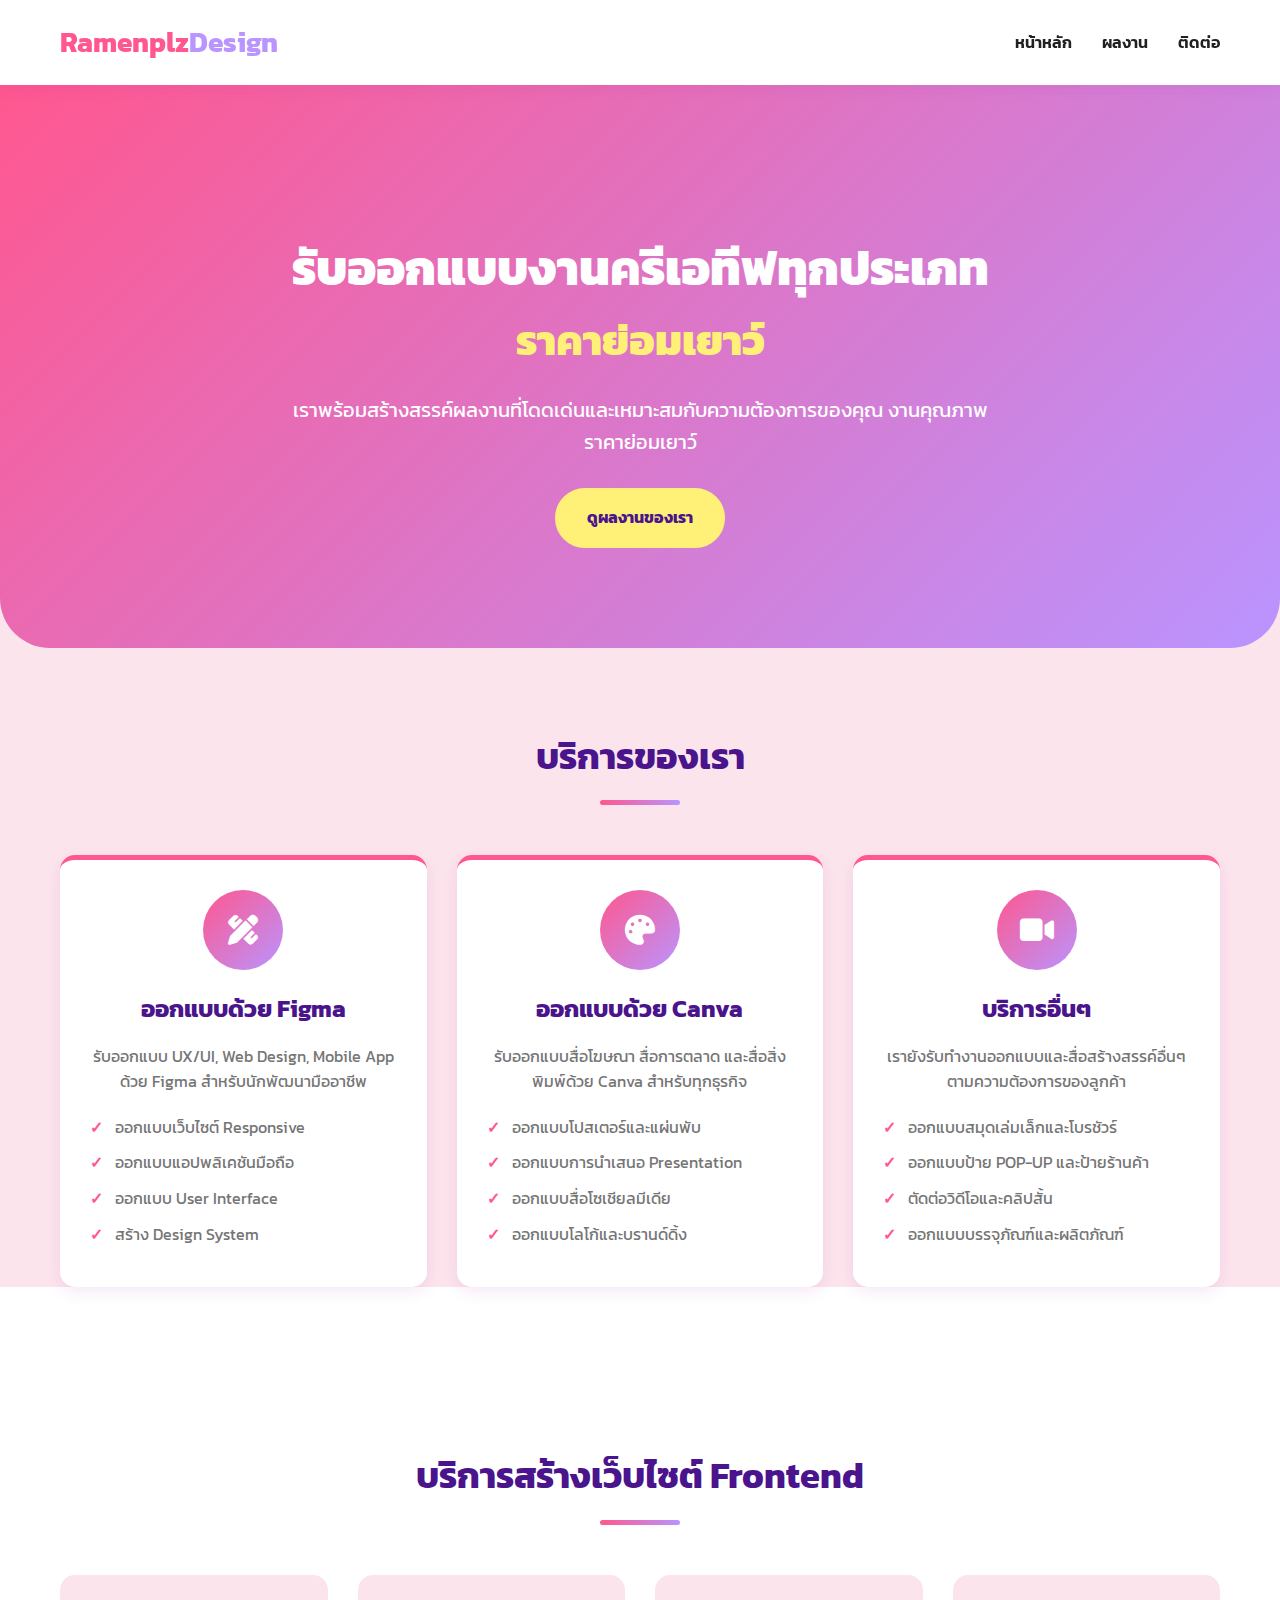
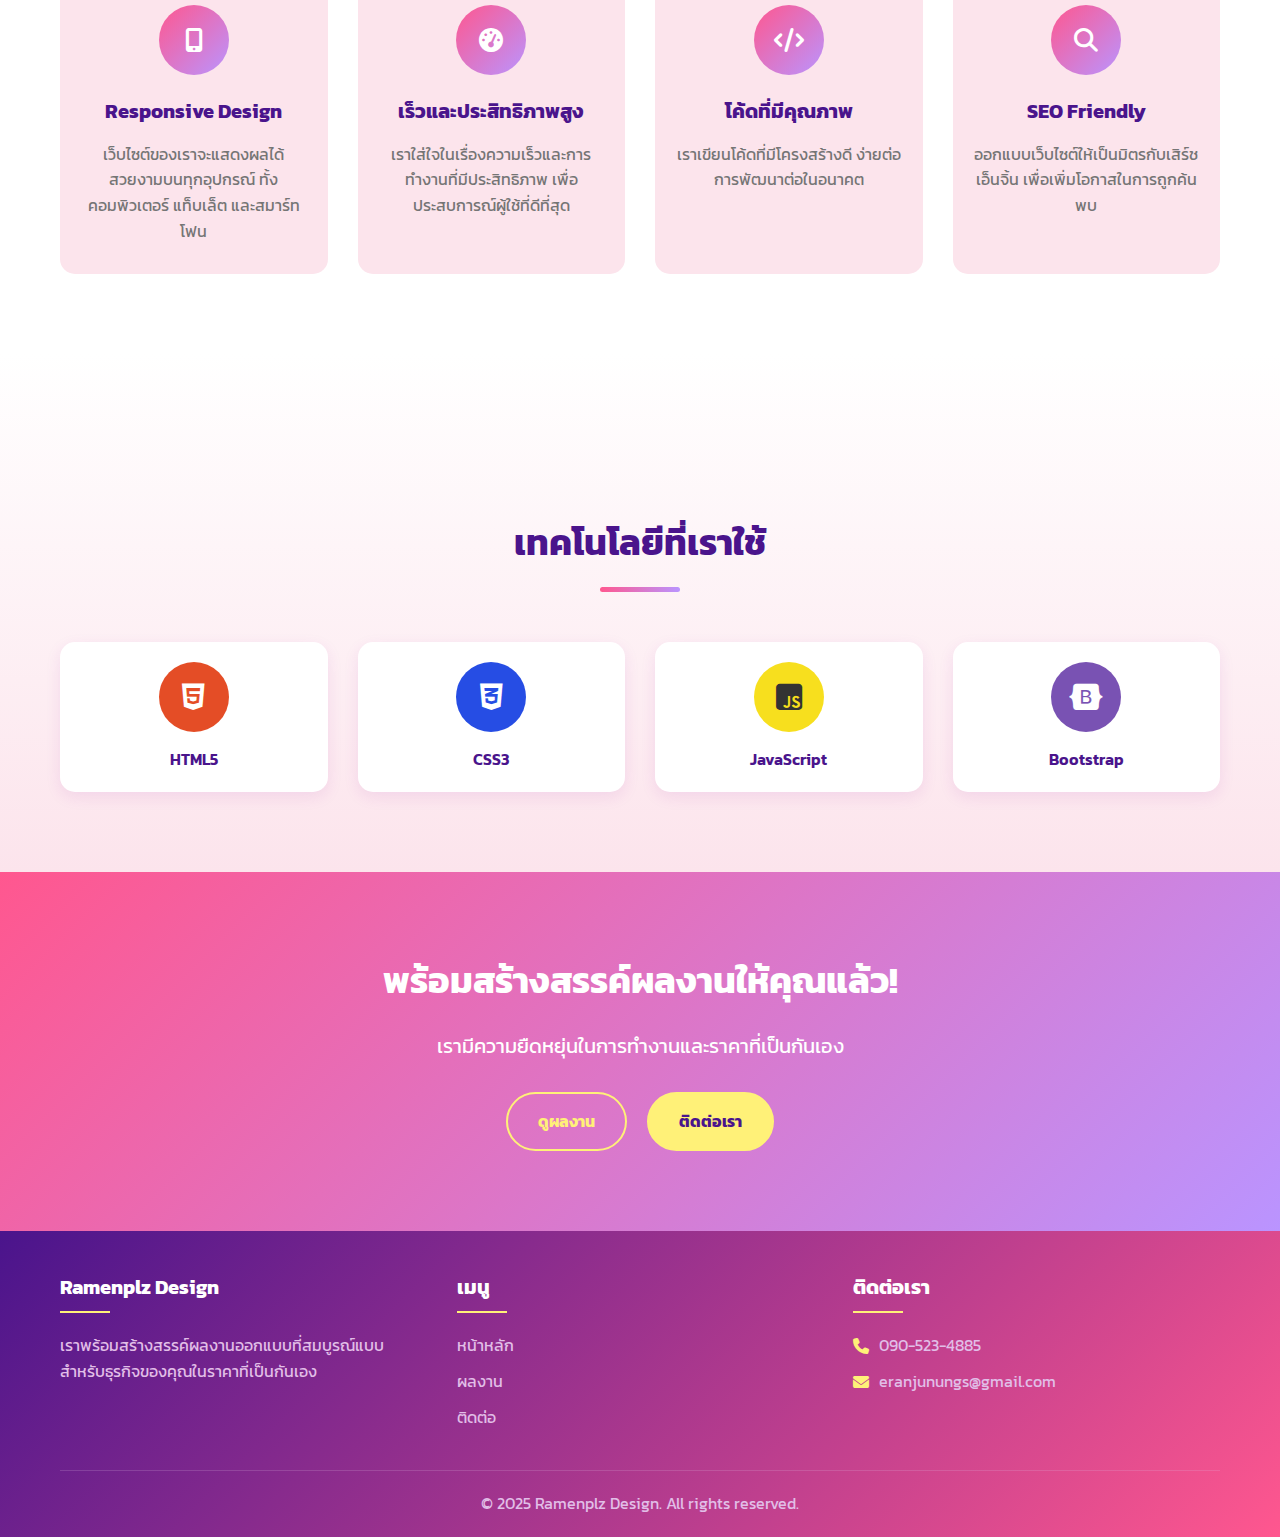
<file: index.html>
<!DOCTYPE html>
<html lang="th">

<head>
    <meta charset="UTF-8">
    <meta name="viewport" content="width=device-width, initial-scale=1.0">
    <title>Ramenplz Design - รับออกแบบงานทุกประเภท ราคาย่อมเยาว์</title>
    <link rel="stylesheet" href="https://cdnjs.cloudflare.com/ajax/libs/font-awesome/6.4.0/css/all.min.css">
    <link rel="stylesheet" href="style.css">
    <link href="https://fonts.googleapis.com/css2?family=Kanit:wght@300;400;500;600;700&display=swap" rel="stylesheet">
</head>

<body>
    <!-- Header & Navigation -->
    <header>
        <div class="container">
            <nav>
                <div class="logo">Ramenplz<span>Design</span></div>
                <ul class="nav-links">
                    <li><a href="index.html">หน้าหลัก</a></li>
                    <li><a href="portfolio.html">ผลงาน</a></li>
                    <li><a href="contact.html">ติดต่อ</a></li>
                </ul>
                <div class="hamburger">
                    <i class="fas fa-bars"></i>
                </div>
            </nav>
        </div>
    </header>

    <!-- Hero Section -->
    <section class="hero">
        <div class="container">
            <h1>รับออกแบบงานครีเอทีฟทุกประเภท <span>ราคาย่อมเยาว์</span></h1>
            <p>เราพร้อมสร้างสรรค์ผลงานที่โดดเด่นและเหมาะสมกับความต้องการของคุณ งานคุณภาพ ราคาย่อมเยาว์</p>
            <a href="portfolio.html" class="btn">ดูผลงานของเรา</a>
        </div>
    </section>

    <!-- Services Section -->
    <section class="services">
        <div class="container">
            <h2 class="section-title">บริการของเรา</h2>
            <div class="services-grid">
                <div class="service-card">
                    <div class="service-icon">
                        <i class="fas fa-pencil-ruler"></i>
                    </div>
                    <h3>ออกแบบด้วย Figma</h3>
                    <p>รับออกแบบ UX/UI, Web Design, Mobile App ด้วย Figma สำหรับนักพัฒนามืออาชีพ</p>
                    <ul>
                        <li>ออกแบบเว็บไซต์ Responsive</li>
                        <li>ออกแบบแอปพลิเคชันมือถือ</li>
                        <li>ออกแบบ User Interface</li>
                        <li>สร้าง Design System</li>
                    </ul>
                </div>

                <div class="service-card">
                    <div class="service-icon">
                        <i class="fas fa-palette"></i>
                    </div>
                    <h3>ออกแบบด้วย Canva</h3>
                    <p>รับออกแบบสื่อโฆษณา สื่อการตลาด และสื่อสิ่งพิมพ์ด้วย Canva สำหรับทุกธุรกิจ</p>
                    <ul>
                        <li>ออกแบบโปสเตอร์และแผ่นพับ</li>
                        <li>ออกแบบการนำเสนอ Presentation</li>
                        <li>ออกแบบสื่อโซเชียลมีเดีย</li>
                        <li>ออกแบบโลโก้และบรานด์ดิ้ง</li>
                    </ul>
                </div>

                <div class="service-card">
                    <div class="service-icon">
                        <i class="fas fa-video"></i>
                    </div>
                    <h3>บริการอื่นๆ</h3>
                    <p>เรายังรับทำงานออกแบบและสื่อสร้างสรรค์อื่นๆ ตามความต้องการของลูกค้า</p>
                    <ul>
                        <li>ออกแบบสมุดเล่มเล็กและโบรชัวร์</li>
                        <li>ออกแบบป้าย POP-UP และป้ายร้านค้า</li>
                        <li>ตัดต่อวิดีโอและคลิปสั้น</li>
                        <li>ออกแบบบรรจุภัณฑ์และผลิตภัณฑ์</li>
                    </ul>
                </div>
            </div>
        </div>
    </section>

    <!-- Web Development Features -->
    <section class="web-features">
        <div class="container">
            <h2 class="section-title">บริการสร้างเว็บไซต์ Frontend</h2>
            <div class="features-grid">
                <div class="feature-item">
                    <div class="feature-icon">
                        <i class="fas fa-mobile-alt"></i>
                    </div>
                    <h3>Responsive Design</h3>
                    <p>เว็บไซต์ของเราจะแสดงผลได้สวยงามบนทุกอุปกรณ์ ทั้งคอมพิวเตอร์ แท็บเล็ต และสมาร์ทโฟน</p>
                </div>

                <div class="feature-item">
                    <div class="feature-icon">
                        <i class="fas fa-tachometer-alt"></i>
                    </div>
                    <h3>เร็วและประสิทธิภาพสูง</h3>
                    <p>เราใส่ใจในเรื่องความเร็วและการทำงานที่มีประสิทธิภาพ เพื่อประสบการณ์ผู้ใช้ที่ดีที่สุด</p>
                </div>

                <div class="feature-item">
                    <div class="feature-icon">
                        <i class="fas fa-code"></i>
                    </div>
                    <h3>โค้ดที่มีคุณภาพ</h3>
                    <p>เราเขียนโค้ดที่มีโครงสร้างดี ง่ายต่อการพัฒนาต่อในอนาคต</p>
                </div>

                <div class="feature-item">
                    <div class="feature-icon">
                        <i class="fas fa-search"></i>
                    </div>
                    <h3>SEO Friendly</h3>
                    <p>ออกแบบเว็บไซต์ให้เป็นมิตรกับเสิร์ชเอ็นจิ้น เพื่อเพิ่มโอกาสในการถูกค้นพบ</p>
                </div>
            </div>
        </div>
    </section>

    <!-- Technology Stack -->
    <section class="tech-stack">
        <div class="container">
            <h2 class="section-title">เทคโนโลยีที่เราใช้</h2>
            <div class="tech-grid">
                <div class="tech-item">
                    <div class="tech-icon html">
                        <i class="fab fa-html5"></i>
                    </div>
                    <span>HTML5</span>
                </div>

                <div class="tech-item">
                    <div class="tech-icon css">
                        <i class="fab fa-css3-alt"></i>
                    </div>
                    <span>CSS3</span>
                </div>

                <div class="tech-item">
                    <div class="tech-icon js">
                        <i class="fab fa-js-square"></i>
                    </div>
                    <span>JavaScript</span>
                </div>

                <div class="tech-item">
                    <div class="tech-icon bootstrap">
                        <i class="fab fa-bootstrap"></i>
                    </div>
                    <span>Bootstrap</span>
                </div>
            </div>
        </div>
    </section>

    <!-- Pricing Section -->
    <!-- <section class="pricing">
        <div class="container">
            <h2 class="section-title">ราคาย่อมเยาว์</h2>
            <div class="pricing-grid">
                <div class="pricing-card">
                    <h3>แพ็คเกจเริ่มต้น</h3>
                    <div class="price">500<span>บาท</span></div>
                    <ul>
                        <li>ออกแบบโปสเตอร์ 1 ชิ้น</li>
                        <li>ออกแบบด้วย Canva</li>
                        <li>แก้ไขได้ 2 ครั้ง</li>
                        <li>ส่งงานภายใน 2 วัน</li>
                    </ul>
                    <a href="contact.html" class="btn">สั่งงานเลย</a>
                </div>
                
                <div class="pricing-card featured">
                    <h3>แพ็คเกจยอดนิยม</h3>
                    <div class="price">1,200<span>บาท</span></div>
                    <ul>
                        <li>ออกแบบชิ้นงาน 3 ชิ้น</li>
                        <li>เลือกใช้ Figma หรือ Canva</li>
                        <li>แก้ไขได้ 5 ครั้ง</li>
                        <li>ส่งงานภายใน 3 วัน</li>
                    </ul>
                    <a href="contact.html" class="btn">สั่งงานเลย</a>
                </div>
                
                <div class="pricing-card">
                    <h3>แพ็คเกจพรีเมียม</h3>
                    <div class="price">2,500<span>บาท</span></div>
                    <ul>
                        <li>ออกแบบชิ้นงาน 5 ชิ้น</li>
                        <li>ออกแบบด้วย Figma</li>
                        <li>แก้ไขได้ไม่จำกัดครั้ง</li>
                        <li>ส่งงานภายใน 5 วัน</li>
                    </ul>
                    <a href="contact.html" class="btn">สั่งงานเลย</a>
                </div>
            </div>
        </div>
    </section> -->

    <!-- CTA Section -->
    <section class="cta">
        <div class="container">
            <h2>พร้อมสร้างสรรค์ผลงานให้คุณแล้ว!</h2>
            <p>เรามีความยืดหยุ่นในการทำงานและราคาที่เป็นกันเอง</p>
            <div class="cta-buttons">
                <a href="portfolio.html" class="btn btn-outline">ดูผลงาน</a>
                <a href="contact.html" class="btn">ติดต่อเรา</a>
            </div>
        </div>
    </section>

    <!-- Footer -->
    <footer>
        <div class="container">
            <div class="footer-content">
                <div class="footer-section">
                    <h3>Ramenplz Design</h3>
                    <p>เราพร้อมสร้างสรรค์ผลงานออกแบบที่สมบูรณ์แบบสำหรับธุรกิจของคุณในราคาที่เป็นกันเอง</p>
                </div>
                <div class="footer-section">
                    <h3>เมนู</h3>
                    <ul>
                        <li><a href="index.html">หน้าหลัก</a></li>
                        <li><a href="portfolio.html">ผลงาน</a></li>
                        <li><a href="contact.html">ติดต่อ</a></li>
                    </ul>
                </div>
                <div class="footer-section">
                    <h3>ติดต่อเรา</h3>
                    <p><i class="fas fa-phone"></i> 090-523-4885</p>
                    <p><i class="fas fa-envelope"></i> eranjunungs@gmail.com</p>
                </div>
            </div>
            <div class="footer-bottom">
                <p>&copy; 2025 Ramenplz Design. All rights reserved.</p>
            </div>
        </div>
    </footer>

    <script src="script.js"></script>
</body>

</html>
</file>
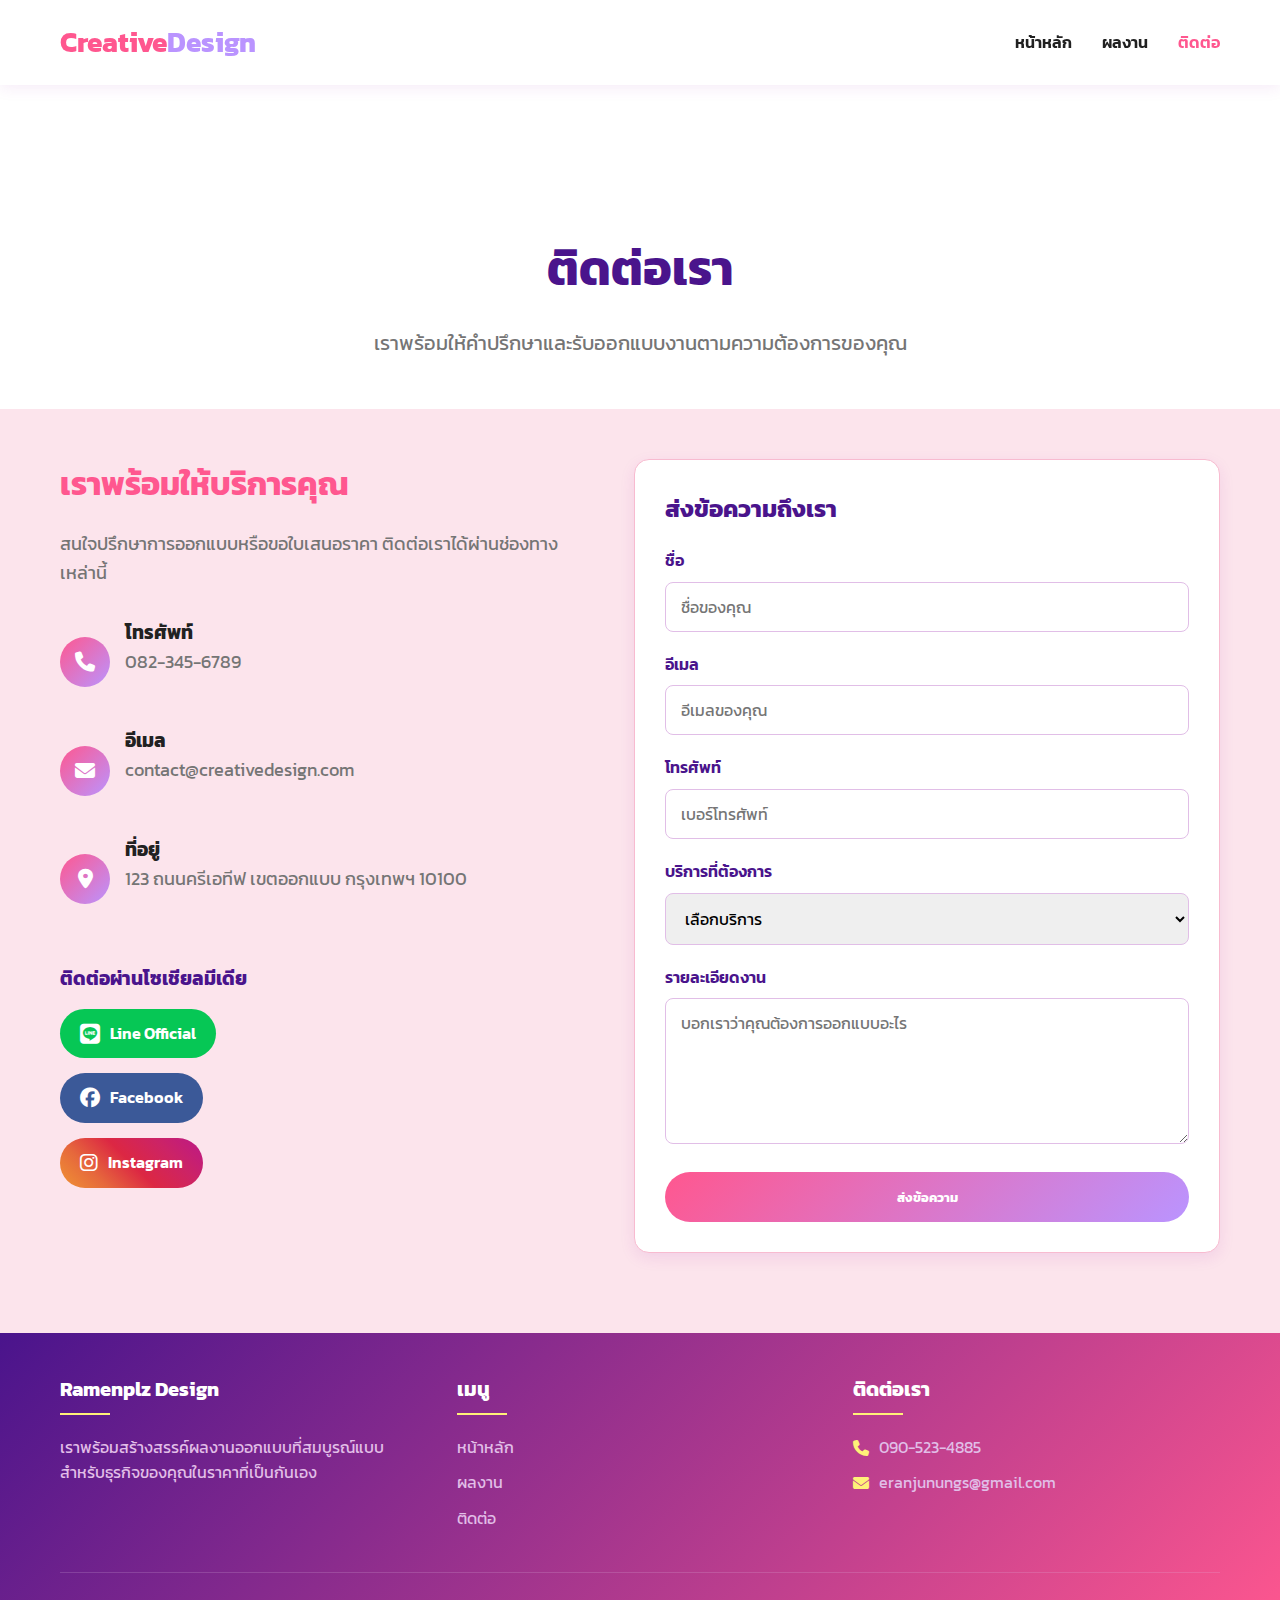
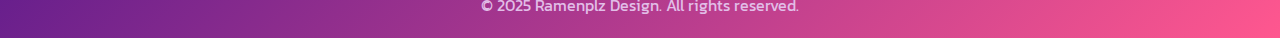
<file: contact.html>
<!DOCTYPE html>
<html lang="th">
<head>
    <meta charset="UTF-8">
    <meta name="viewport" content="width=device-width, initial-scale=1.0">
    <title>ติดต่อเรา - Creative Design</title>
    <link rel="stylesheet" href="https://cdnjs.cloudflare.com/ajax/libs/font-awesome/6.4.0/css/all.min.css">
    <link href="https://fonts.googleapis.com/css2?family=Kanit:wght@300;400;500;600;700&display=swap" rel="stylesheet">
    <link rel="stylesheet" href="style.css">
</head>
<body>
    <!-- Header & Navigation -->
    <header>
        <div class="container">
            <nav>
                <div class="logo">Creative<span>Design</span></div>
                <ul class="nav-links">
                    <li><a href="index.html">หน้าหลัก</a></li>
                    <li><a href="portfolio.html">ผลงาน</a></li>
                    <li><a href="contact.html" class="active">ติดต่อ</a></li>
                </ul>
                <div class="hamburger">
                    <i class="fas fa-bars"></i>
                </div>
            </nav>
        </div>
    </header>

    <!-- Contact Header -->
    <section class="contact-header">
        <div class="container">
            <h1>ติดต่อเรา</h1>
            <p>เราพร้อมให้คำปรึกษาและรับออกแบบงานตามความต้องการของคุณ</p>
        </div>
    </section>

    <!-- Contact Section -->
    <section class="contact-page">
        <div class="container">
            <div class="contact-container">
                <div class="contact-info">
                    <h2>เราพร้อมให้บริการคุณ</h2>
                    <p>สนใจปรึกษาการออกแบบหรือขอใบเสนอราคา ติดต่อเราได้ผ่านช่องทางเหล่านี้</p>
                    
                    <div class="contact-detail">
                        <div class="contact-icon">
                            <i class="fas fa-phone"></i>
                        </div>
                        <div>
                            <h3>โทรศัพท์</h3>
                            <p>082-345-6789</p>
                        </div>
                    </div>
                    
                    <div class="contact-detail">
                        <div class="contact-icon">
                            <i class="fas fa-envelope"></i>
                        </div>
                        <div>
                            <h3>อีเมล</h3>
                            <p>contact@creativedesign.com</p>
                        </div>
                    </div>
                    
                    <div class="contact-detail">
                        <div class="contact-icon">
                            <i class="fas fa-map-marker-alt"></i>
                        </div>
                        <div>
                            <h3>ที่อยู่</h3>
                            <p>123 ถนนครีเอทีฟ เขตออกแบบ กรุงเทพฯ 10100</p>
                        </div>
                    </div>
                    
                    <div class="social-contact">
                        <h3>ติดต่อผ่านโซเชียลมีเดีย</h3>
                        <div class="social-icons">
                            <a href="https://line.me/ti/p/~@creativedesign" class="line-btn">
                                <i class="fab fa-line"></i> Line Official
                            </a>
                            <a href="#" class="fb-btn">
                                <i class="fab fa-facebook"></i> Facebook
                            </a>
                            <a href="#" class="ig-btn">
                                <i class="fab fa-instagram"></i> Instagram
                            </a>
                        </div>
                    </div>
                </div>
                
                <div class="contact-form">
                    <h2>ส่งข้อความถึงเรา</h2>
                    <form action="https://formsubmit.co/your-eranjunungs@gmai.com" method="POST">
                        <!-- FormSubmit Configuration -->
                        <input type="hidden" name="_subject" value="ข้อความใหม่จากเว็บไซต์ Creative Design">
                        <input type="hidden" name="_template" value="table">
                        <input type="hidden" name="_next" value="https://yourwebsite.com/thank-you.html">
                        <input type="hidden" name="_captcha" value="false">
                        
                        <div class="form-group">
                            <label for="name">ชื่อ</label>
                            <input type="text" id="name" name="name" placeholder="ชื่อของคุณ" required>
                        </div>
                        <div class="form-group">
                            <label for="email">อีเมล</label>
                            <input type="email" id="email" name="email" placeholder="อีเมลของคุณ" required>
                        </div>
                        <div class="form-group">
                            <label for="phone">โทรศัพท์</label>
                            <input type="tel" id="phone" name="phone" placeholder="เบอร์โทรศัพท์">
                        </div>
                        <div class="form-group">
                            <label for="service">บริการที่ต้องการ</label>
                            <select id="service" name="service" required>
                                <option value="">เลือกบริการ</option>
                                <option value="website">สร้างเว็บไซต์ Frontend</option>
                                <option value="figma">ออกแบบด้วย Figma</option>
                                <option value="canva">ออกแบบด้วย Canva</option>
                                <option value="other">บริการอื่นๆ</option>
                            </select>
                        </div>
                        <div class="form-group">
                            <label for="message">รายละเอียดงาน</label>
                            <textarea id="message" name="message" rows="5" placeholder="บอกเราว่าคุณต้องการออกแบบอะไร" required></textarea>
                        </div>
                        <button type="submit" class="btn">ส่งข้อความ</button>
                    </form>
                </div>
            </div>
        </div>
    </section>

    <!-- Footer -->
    <footer>
        <div class="container">
            <div class="footer-content">
                <div class="footer-section">
                    <h3>Ramenplz Design</h3>
                    <p>เราพร้อมสร้างสรรค์ผลงานออกแบบที่สมบูรณ์แบบสำหรับธุรกิจของคุณในราคาที่เป็นกันเอง</p>
                </div>
                <div class="footer-section">
                    <h3>เมนู</h3>
                    <ul>
                        <li><a href="index.html">หน้าหลัก</a></li>
                        <li><a href="portfolio.html">ผลงาน</a></li>
                        <li><a href="contact.html">ติดต่อ</a></li>
                    </ul>
                </div>
                <div class="footer-section">
                    <h3>ติดต่อเรา</h3>
                    <p><i class="fas fa-phone"></i> 090-523-4885</p>
                    <p><i class="fas fa-envelope"></i> eranjunungs@gmail.com</p>
                </div>
            </div>
            <div class="footer-bottom">
                <p>&copy; 2025 Ramenplz Design. All rights reserved.</p>
            </div>
        </div>
    </footer>

    <script src="script.js"></script>
</body>
</html>
</file>
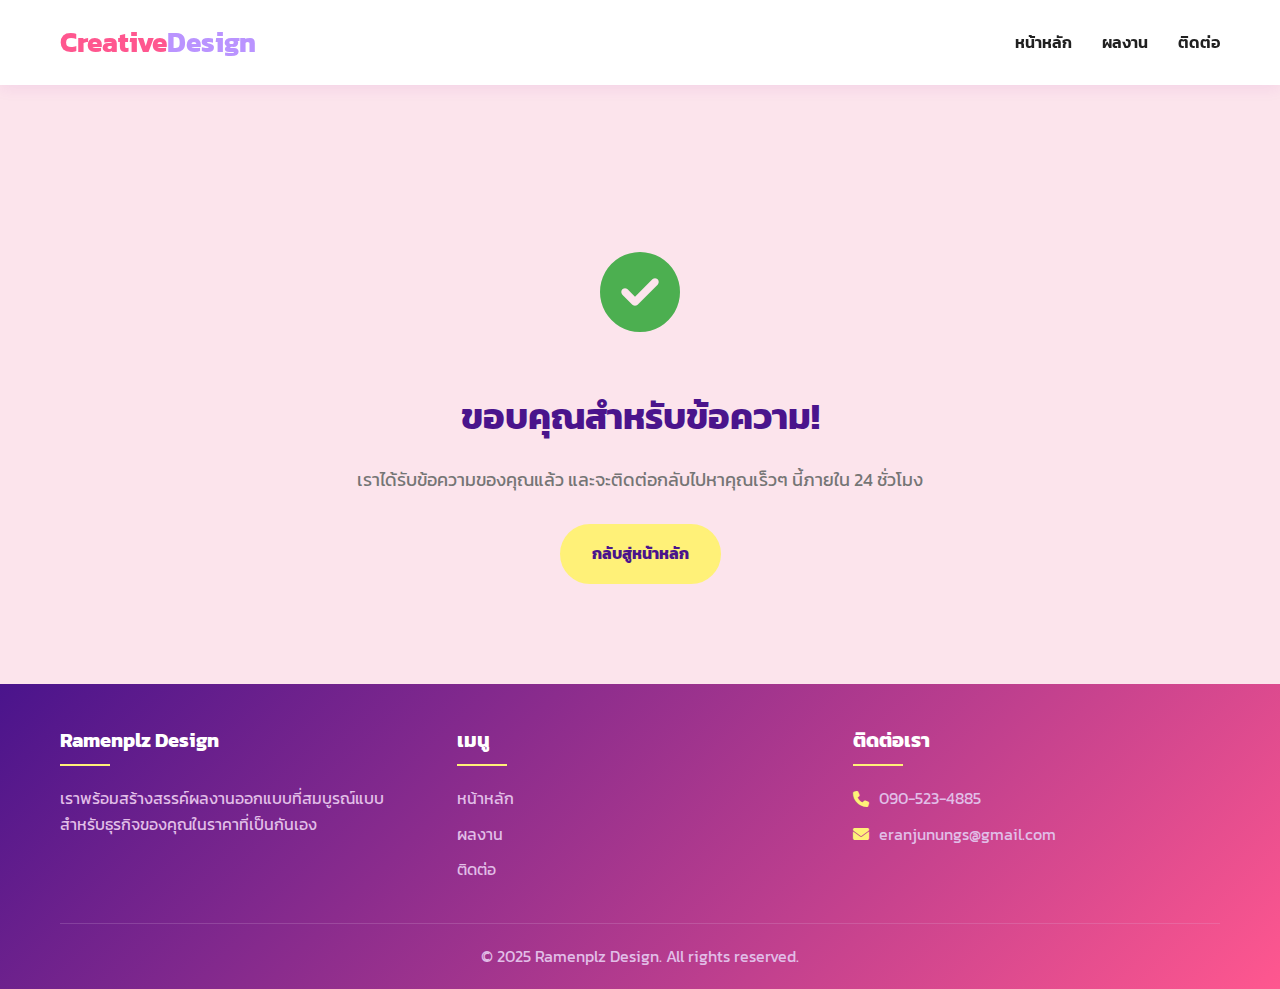
<file: thank-you.html>
<!DOCTYPE html>
<html lang="th">
<head>
    <meta charset="UTF-8">
    <meta name="viewport" content="width=device-width, initial-scale=1.0">
    <title>ขอบคุณ - Creative Design</title>
    <link rel="stylesheet" href="https://cdnjs.cloudflare.com/ajax/libs/font-awesome/6.4.0/css/all.min.css">
    <link href="https://fonts.googleapis.com/css2?family=Kanit:wght@300;400;500;600;700&display=swap" rel="stylesheet">
    <link rel="stylesheet" href="style.css">
    <style>
        .thank-you {
            text-align: center;
            padding: 150px 0 100px;
            margin-top: 80px;
        }
        
        .thank-you-icon {
            font-size: 80px;
            color: #4CAF50;
            margin-bottom: 30px;
        }
        
        .thank-you h1 {
            font-size: 36px;
            margin-bottom: 20px;
            color: var(--dark);
        }
        
        .thank-you p {
            font-size: 18px;
            margin-bottom: 30px;
            color: var(--text-light);
            max-width: 600px;
            margin-left: auto;
            margin-right: auto;
        }
        
        .back-home {
            margin-top: 30px;
        }
    </style>
</head>
<body>
    <!-- Header & Navigation -->
    <header>
        <div class="container">
            <nav>
                <div class="logo">Creative<span>Design</span></div>
                <ul class="nav-links">
                    <li><a href="index.html">หน้าหลัก</a></li>
                    <li><a href="portfolio.html">ผลงาน</a></li>
                    <li><a href="contact.html">ติดต่อ</a></li>
                </ul>
                <div class="hamburger">
                    <i class="fas fa-bars"></i>
                </div>
            </nav>
        </div>
    </header>

    <!-- Thank You Section -->
    <section class="thank-you">
        <div class="container">
            <div class="thank-you-icon">
                <i class="fas fa-check-circle"></i>
            </div>
            <h1>ขอบคุณสำหรับข้อความ!</h1>
            <p>เราได้รับข้อความของคุณแล้ว และจะติดต่อกลับไปหาคุณเร็วๆ นี้ภายใน 24 ชั่วโมง</p>
            <div class="back-home">
                <a href="index.html" class="btn">กลับสู่หน้าหลัก</a>
            </div>
        </div>
    </section>

    <!-- Footer -->
    <footer>
        <div class="container">
            <div class="footer-content">
                <div class="footer-section">
                    <h3>Ramenplz Design</h3>
                    <p>เราพร้อมสร้างสรรค์ผลงานออกแบบที่สมบูรณ์แบบสำหรับธุรกิจของคุณในราคาที่เป็นกันเอง</p>
                </div>
                <div class="footer-section">
                    <h3>เมนู</h3>
                    <ul>
                        <li><a href="index.html">หน้าหลัก</a></li>
                        <li><a href="portfolio.html">ผลงาน</a></li>
                        <li><a href="contact.html">ติดต่อ</a></li>
                    </ul>
                </div>
                <div class="footer-section">
                    <h3>ติดต่อเรา</h3>
                    <p><i class="fas fa-phone"></i> 090-523-4885</p>
                    <p><i class="fas fa-envelope"></i> eranjunungs@gmail.com</p>
                </div>
            </div>
            <div class="footer-bottom">
                <p>&copy; 2025 Ramenplz Design. All rights reserved.</p>
            </div>
        </div>
    </footer>

    <script src="script.js"></script>
</body>
</html>
</file>
<file: style.css>
@import url('https://fonts.googleapis.com/css2?family=Kanit:wght@300;400;500;600;700&display=swap');

:root {
    --primary: #ff578f;      /* ม่วง */
    --secondary: #fff178;    /* เหลือง */
    --accent: #ba94ff;       /* ชมพู */
    --dark: #4A148C;         /* ม่วงเข้ม */
    --light: #FCE4EC;        /* ชมพูอ่อน */
    --text: #212121;         /* ข้อความเข้ม */
    --text-light: #757575;   /* ข้อความอ่อน */
}

* {
    margin: 0;
    padding: 0;
    box-sizing: border-box;
    font-family: 'Kanit', 'Segoe UI', Tahoma, Geneva, Verdana, sans-serif;
}

body {
    background-color: var(--light);
    color: var(--text);
    line-height: 1.6;
    font-family: 'Kanit', sans-serif;
}

.container {
    width: 100%;
    max-width: 1200px;
    margin: 0 auto;
    padding: 0 20px;
}

/* Header & Navigation */
header {
    background-color: white;
    box-shadow: 0 2px 15px rgba(156, 39, 176, 0.1);
    position: fixed;
    width: 100%;
    top: 0;
    z-index: 1000;
}

nav {
    display: flex;
    justify-content: space-between;
    align-items: center;
    padding: 20px 0;
}

.logo {
    font-size: 28px;
    font-weight: 700;
    color: var(--primary);
    display: flex;
    align-items: center;
    font-family: 'Kanit', sans-serif;
}

.logo span {
    color: var(--accent);
}

.nav-links {
    display: flex;
    list-style: none;
}

.nav-links li {
    margin-left: 30px;
}

.nav-links a {
    text-decoration: none;
    color: var(--text);
    font-weight: 600;
    font-size: 16px;
    transition: color 0.3s;
    font-family: 'Kanit', sans-serif;
}

.nav-links a:hover, .nav-links a.active {
    color: var(--primary);
}

.hamburger {
    display: none;
    cursor: pointer;
}

/* Hero Section */
.hero {
    padding: 150px 0 100px;
    background: linear-gradient(135deg, var(--primary) 0%, var(--accent) 100%);
    color: white;
    text-align: center;
    border-radius: 0 0 50px 50px;
    margin-top: 80px;
}

.hero h1 {
    font-size: 48px;
    margin-bottom: 20px;
    font-weight: 800;
    font-family: 'Kanit', sans-serif;
}

.hero h1 span {
    display: block;
    font-size: 42px;
    color: var(--secondary);
    font-family: 'Kanit', sans-serif;
}

.hero p {
    font-size: 20px;
    max-width: 700px;
    margin: 0 auto 30px;
    font-family: 'Kanit', sans-serif;
}

.btn {
    display: inline-block;
    padding: 15px 30px;
    background-color: var(--secondary);
    color: var(--dark);
    border-radius: 50px;
    text-decoration: none;
    font-weight: 700;
    transition: all 0.3s;
    border: 2px solid var(--secondary);
    font-family: 'Kanit', sans-serif;
}

.btn:hover {
    background-color: transparent;
    color: var(--secondary);
}

.btn-outline {
    background-color: transparent;
    color: var(--secondary);
    border: 2px solid var(--secondary);
}

.btn-outline:hover {
    background-color: var(--secondary);
    color: var(--dark);
}

/* Section Title */
.section-title {
    text-align: center;
    margin: 80px 0 50px;
    font-size: 36px;
    color: var(--dark);
    position: relative;
    font-family: 'Kanit', sans-serif;
}

.section-title:after {
    content: '';
    display: block;
    width: 80px;
    height: 5px;
    background: linear-gradient(to right, var(--primary), var(--accent));
    margin: 15px auto;
    border-radius: 5px;
}

/* Services Section */
.services-grid {
    display: grid;
    grid-template-columns: repeat(auto-fit, minmax(300px, 1fr));
    gap: 30px;
    margin-top: 50px;
}

.service-card {
    background-color: white;
    border-radius: 15px;
    padding: 30px;
    box-shadow: 0 5px 15px rgba(156, 39, 176, 0.1);
    transition: transform 0.3s;
    text-align: center;
    border-top: 5px solid var(--primary);
}

.service-card:hover {
    transform: translateY(-10px);
    box-shadow: 0 15px 30px rgba(156, 39, 176, 0.2);
}

.service-icon {
    width: 80px;
    height: 80px;
    background: linear-gradient(135deg, var(--primary) 0%, var(--accent) 100%);
    border-radius: 50%;
    display: flex;
    align-items: center;
    justify-content: center;
    margin: 0 auto 20px;
    color: white;
    font-size: 30px;
}

.service-card h3 {
    font-size: 24px;
    margin-bottom: 15px;
    color: var(--dark);
    font-family: 'Kanit', sans-serif;
}

.service-card p {
    margin-bottom: 20px;
    color: var(--text-light);
    font-family: 'Kanit', sans-serif;
}

.service-card ul {
    list-style: none;
    text-align: left;
}

.service-card ul li {
    margin-bottom: 10px;
    padding-left: 25px;
    position: relative;
    font-family: 'Kanit', sans-serif;
    color: var(--text-light);
}

.service-card ul li:before {
    content: '✓';
    color: var(--primary);
    font-weight: bold;
    position: absolute;
    left: 0;
}

/* Pricing Section */
.pricing {
    background: linear-gradient(to bottom, var(--light) 0%, white 100%);
    padding: 80px 0;
}

.pricing-grid {
    display: grid;
    grid-template-columns: repeat(auto-fit, minmax(300px, 1fr));
    gap: 30px;
}

.pricing-card {
    background-color: white;
    border-radius: 15px;
    padding: 30px;
    text-align: center;
    box-shadow: 0 5px 15px rgba(156, 39, 176, 0.1);
    transition: transform 0.3s;
    position: relative;
    border: 1px solid #F8BBD0;
}

.pricing-card.featured {
    background: linear-gradient(135deg, var(--primary) 0%, var(--accent) 100%);
    color: white;
    transform: scale(1.05);
    border: none;
}

.pricing-card.featured .btn {
    background-color: var(--secondary);
    color: var(--dark);
}

.pricing-card.featured .btn:hover {
    background-color: transparent;
    color: var(--secondary);
    border-color: var(--secondary);
}

.pricing-card h3 {
    font-size: 24px;
    margin-bottom: 20px;
    font-family: 'Kanit', sans-serif;
}

.price {
    font-size: 48px;
    font-weight: 700;
    margin-bottom: 20px;
    font-family: 'Kanit', sans-serif;
    color: var(--primary);
}

.pricing-card.featured .price {
    color: white;
}

.price span {
    font-size: 18px;
    font-weight: normal;
}

.pricing-card ul {
    list-style: none;
    margin-bottom: 30px;
}

.pricing-card ul li {
    margin-bottom: 10px;
    padding: 10px 0;
    border-bottom: 1px solid rgba(0, 0, 0, 0.1);
    font-family: 'Kanit', sans-serif;
    color: var(--text-light);
}

.pricing-card.featured ul li {
    border-bottom: 1px solid rgba(255, 255, 255, 0.2);
    color: white;
}

/* CTA Section */
.cta {
    padding: 80px 0;
    text-align: center;
    background: linear-gradient(135deg, var(--primary) 0%, var(--accent) 100%);
    color: white;
}

.cta h2 {
    font-size: 36px;
    margin-bottom: 20px;
    font-family: 'Kanit', sans-serif;
}

.cta p {
    font-size: 20px;
    margin-bottom: 30px;
    max-width: 700px;
    margin-left: auto;
    margin-right: auto;
    font-family: 'Kanit', sans-serif;
}

.cta-buttons {
    display: flex;
    justify-content: center;
    gap: 20px;
}

/* Portfolio Page */
.portfolio-header, .contact-header {
    padding: 150px 0 50px;
    text-align: center;
    background-color: white;
    margin-top: 80px;
}

.portfolio-header h1, .contact-header h1 {
    font-size: 48px;
    margin-bottom: 20px;
    color: var(--dark);
    font-family: 'Kanit', sans-serif;
}

.portfolio-header p, .contact-header p {
    font-size: 20px;
    max-width: 700px;
    margin: 0 auto;
    color: var(--text-light);
    font-family: 'Kanit', sans-serif;
}

.categories {
    display: flex;
    justify-content: center;
    margin: 40px 0;
    flex-wrap: wrap;
}

.category-btn {
    padding: 12px 25px;
    margin: 5px 10px;
    background-color: white;
    border: 2px solid var(--primary);
    border-radius: 50px;
    cursor: pointer;
    font-weight: 600;
    transition: all 0.3s;
    font-family: 'Kanit', sans-serif;
    color: var(--primary);
}

.category-btn.active, .category-btn:hover {
    background-color: var(--primary);
    color: white;
}

.portfolio-grid {
    display: grid;
    grid-template-columns: repeat(auto-fill, minmax(300px, 1fr));
    gap: 30px;
    margin: 50px 0;
}

.portfolio-item {
    background-color: white;
    border-radius: 15px;
    overflow: hidden;
    box-shadow: 0 5px 15px rgba(156, 39, 176, 0.1);
    transition: transform 0.3s;
    border: 1px solid #F8BBD0;
}

.portfolio-item:hover {
    transform: translateY(-10px);
    box-shadow: 0 15px 30px rgba(156, 39, 176, 0.2);
}

.portfolio-img {
    width: 100%;
    height: 200px;
    display: flex;
    align-items: center;
    justify-content: center;
    color: white;
    font-size: 20px;
    font-weight: 700;
    font-family: 'Kanit', sans-serif;
    background: linear-gradient(135deg, var(--primary) 0%, var(--accent) 100%);
}

.portfolio-info {
    padding: 20px;
}

.portfolio-info h3 {
    margin-bottom: 10px;
    color: var(--dark);
    font-family: 'Kanit', sans-serif;
}

.portfolio-info p {
    color: var(--text-light);
    margin-bottom: 15px;
    font-family: 'Kanit', sans-serif;
}

.portfolio-tags {
    display: flex;
    flex-wrap: wrap;
    gap: 10px;
}

.tag {
    background-color: var(--light);
    color: var(--primary);
    padding: 5px 10px;
    border-radius: 20px;
    font-size: 12px;
    font-weight: 600;
    font-family: 'Kanit', sans-serif;
}

/* Contact Page */
.contact-page {
    padding: 50px 0 80px;
    background-color: var(--light);
}

.contact-container {
    display: flex;
    flex-wrap: wrap;
    gap: 50px;
}

.contact-info {
    flex: 1;
    min-width: 300px;
}

.contact-info h2 {
    font-size: 32px;
    margin-bottom: 20px;
    color: var(--primary);
    font-family: 'Kanit', sans-serif;
}

.contact-info p {
    margin-bottom: 30px;
    font-size: 18px;
    font-family: 'Kanit', sans-serif;
    color: var(--text-light);
}

.contact-detail {
    display: flex;
    align-items: center;
    margin-bottom: 20px;
}

.contact-icon {
    width: 50px;
    height: 50px;
    background: linear-gradient(135deg, var(--primary) 0%, var(--accent) 100%);
    border-radius: 50%;
    display: flex;
    align-items: center;
    justify-content: center;
    color: white;
    font-size: 20px;
    margin-right: 15px;
}

.social-contact {
    margin-top: 40px;
}

.social-contact h3 {
    margin-bottom: 15px;
    font-family: 'Kanit', sans-serif;
    color: var(--dark);
}

.social-icons {
    display: flex;
    flex-direction: column;
    gap: 15px;
}

.line-btn, .fb-btn, .ig-btn {
    display: inline-flex;
    align-items: center;
    padding: 12px 20px;
    border-radius: 50px;
    text-decoration: none;
    font-weight: 600;
    transition: all 0.3s;
    width: fit-content;
    font-family: 'Kanit', sans-serif;
}

.line-btn {
    background-color: #06C755;
    color: white;
}

.fb-btn {
    background-color: #3b5998;
    color: white;
}

.ig-btn {
    background: linear-gradient(45deg, #f09433, #e6683c, #dc2743, #cc2366, #bc1888);
    color: white;
}

.line-btn:hover, .fb-btn:hover, .ig-btn:hover {
    opacity: 0.9;
    transform: translateY(-3px);
}

.line-btn i, .fb-btn i, .ig-btn i {
    margin-right: 10px;
    font-size: 20px;
}

.contact-form {
    flex: 1;
    min-width: 300px;
    background-color: white;
    padding: 30px;
    border-radius: 15px;
    box-shadow: 0 5px 15px rgba(156, 39, 176, 0.1);
    border: 1px solid #F8BBD0;
}

.contact-form h2 {
    font-size: 24px;
    margin-bottom: 20px;
    color: var(--dark);
    font-family: 'Kanit', sans-serif;
}

.form-group {
    margin-bottom: 20px;
}

.form-group label {
    display: block;
    margin-bottom: 8px;
    font-weight: 600;
    font-family: 'Kanit', sans-serif;
    color: var(--dark);
}

.form-group input, .form-group select, .form-group textarea {
    width: 100%;
    padding: 12px 15px;
    border: 1px solid #E1BEE7;
    border-radius: 8px;
    font-size: 16px;
    font-family: 'Kanit', sans-serif;
    transition: border-color 0.3s;
}

.form-group input:focus, .form-group select:focus, .form-group textarea:focus {
    border-color: var(--primary);
    outline: none;
}

.form-group textarea {
    resize: vertical;
}

.contact-form .btn {
    width: 100%;
    text-align: center;
    justify-content: center;
    background: linear-gradient(135deg, var(--primary) 0%, var(--accent) 100%);
    color: white;
    border: none;
}

.contact-form .btn:hover {
    background: transparent;
    color: var(--primary);
    border: 2px solid var(--primary);
}

/* Footer */
footer {
    background: linear-gradient(135deg, var(--dark) 0%, var(--primary) 100%);
    color: white;
    padding: 40px 0 20px;
}

.footer-content {
    display: grid;
    grid-template-columns: repeat(auto-fit, minmax(250px, 1fr));
    gap: 30px;
    margin-bottom: 30px;
}

.footer-section h3 {
    font-size: 20px;
    margin-bottom: 20px;
    position: relative;
    padding-bottom: 10px;
    font-family: 'Kanit', sans-serif;
}

.footer-section h3:after {
    content: '';
    position: absolute;
    left: 0;
    bottom: 0;
    width: 50px;
    height: 2px;
    background-color: var(--secondary);
}

.footer-section ul {
    list-style: none;
}

.footer-section ul li {
    margin-bottom: 10px;
    font-family: 'Kanit', sans-serif;
}

.footer-section ul li a {
    color: #E1BEE7;
    text-decoration: none;
    transition: color 0.3s;
    font-family: 'Kanit', sans-serif;
}

.footer-section ul li a:hover {
    color: var(--secondary);
}

.footer-section p {
    margin-bottom: 10px;
    display: flex;
    align-items: center;
    font-family: 'Kanit', sans-serif;
    color: #E1BEE7;
}

.footer-section i {
    margin-right: 10px;
    color: var(--secondary);
}

.footer-bottom {
    text-align: center;
    padding-top: 20px;
    border-top: 1px solid rgba(225, 190, 231, 0.2);
    font-family: 'Kanit', sans-serif;
    color: #E1BEE7;
}

/* Responsive Design */
@media (max-width: 768px) {
    .nav-links {
        display: none;
        flex-direction: column;
        position: absolute;
        top: 100%;
        left: 0;
        right: 0;
        background-color: white;
        padding: 20px;
        box-shadow: 0 5px 15px rgba(156, 39, 176, 0.1);
    }
    
    .nav-links.active {
        display: flex;
    }
    
    .nav-links li {
        margin: 10px 0;
    }
    
    .hamburger {
        display: block;
    }
    
    .hero h1 {
        font-size: 36px;
    }
    
    .hero h1 span {
        font-size: 32px;
    }
    
    .hero p {
        font-size: 18px;
    }
    
    .services-grid, .pricing-grid, .portfolio-grid {
        grid-template-columns: 1fr;
    }
    
    .cta-buttons {
        flex-direction: column;
        align-items: center;
    }
    
    .contact-container {
        flex-direction: column;
    }
    
    .contact-info {
        padding-right: 0;
        margin-bottom: 40px;
    }
    
    .footer-content {
        grid-template-columns: 1fr;
    }
    
    .pricing-card.featured {
        transform: scale(1);
    }
}

/* Web Development Features */
.web-features {
    padding: 80px 0;
    background-color: white;
}

.features-grid {
    display: grid;
    grid-template-columns: repeat(auto-fit, minmax(250px, 1fr));
    gap: 30px;
    margin-top: 50px;
}

.feature-item {
    text-align: center;
    padding: 30px 20px;
    border-radius: 15px;
    background-color: var(--light);
    transition: transform 0.3s;
}

.feature-item:hover {
    transform: translateY(-10px);
}

.feature-icon {
    width: 70px;
    height: 70px;
    background: linear-gradient(135deg, var(--primary) 0%, var(--accent) 100%);
    border-radius: 50%;
    display: flex;
    align-items: center;
    justify-content: center;
    margin: 0 auto 20px;
    color: white;
    font-size: 24px;
}

.feature-item h3 {
    font-size: 20px;
    margin-bottom: 15px;
    color: var(--dark);
    font-family: 'Kanit', sans-serif;
}

.feature-item p {
    color: var(--text-light);
    font-family: 'Kanit', sans-serif;
}

/* Technology Stack */
.tech-stack {
    padding: 80px 0;
    background: linear-gradient(to bottom, white 0%, var(--light) 100%);
}

.tech-grid {
    display: grid;
    grid-template-columns: repeat(auto-fit, minmax(150px, 1fr));
    gap: 30px;
    margin-top: 50px;
}

.tech-item {
    text-align: center;
    padding: 20px;
    border-radius: 15px;
    background-color: white;
    box-shadow: 0 5px 15px rgba(156, 39, 176, 0.1);
    transition: transform 0.3s;
}

.tech-item:hover {
    transform: translateY(-10px);
}

.tech-icon {
    width: 70px;
    height: 70px;
    border-radius: 50%;
    display: flex;
    align-items: center;
    justify-content: center;
    margin: 0 auto 15px;
    color: white;
    font-size: 30px;
}

.tech-icon.html {
    background-color: #E44D26;
}

.tech-icon.css {
    background-color: #264DE4;
}

.tech-icon.js {
    background-color: #F7DF1E;
    color: #333;
}

.tech-icon.react {
    background-color: #61DAFB;
    color: #333;
}

.tech-icon.vue {
    background-color: #4FC08D;
}

.tech-icon.bootstrap {
    background-color: #7952B3;
}

.tech-item span {
    font-weight: 600;
    color: var(--dark);
    font-family: 'Kanit', sans-serif;
}

/* Responsive adjustments */
@media (max-width: 768px) {
    .features-grid, .tech-grid {
        grid-template-columns: repeat(2, 1fr);
    }
}

@media (max-width: 480px) {
    .features-grid, .tech-grid {
        grid-template-columns: 1fr;
    }
}

/* Portfolio Image Styles */
.portfolio-img {
    width: 100%;
    height: 250px;
    position: relative;
    overflow: hidden;
    border-radius: 10px 10px 0 0;
}

.portfolio-img img {
    width: 100%;
    height: 100%;
    object-fit: cover;
    transition: transform 0.5s;
}

.portfolio-item:hover .portfolio-img img {
    transform: scale(1.1);
}

.portfolio-overlay {
    position: absolute;
    top: 0;
    left: 0;
    width: 100%;
    height: 100%;
    background: rgba(156, 39, 176, 0.8);
    display: flex;
    align-items: center;
    justify-content: center;
    opacity: 0;
    transition: opacity 0.3s;
}

.portfolio-item:hover .portfolio-overlay {
    opacity: 1;
}

.view-btn {
    padding: 10px 20px;
    background-color: var(--secondary);
    color: var(--dark);
    border: none;
    border-radius: 50px;
    font-weight: 600;
    cursor: pointer;
    font-family: 'Kanit', sans-serif;
    transition: all 0.3s;
}

.view-btn:hover {
    background-color: white;
    transform: translateY(-3px);
}

/* Portfolio Modal */
.modal {
    display: none;
    position: fixed;
    z-index: 2000;
    left: 0;
    top: 0;
    width: 100%;
    height: 100%;
    background-color: rgba(0, 0, 0, 0.8);
    overflow: auto;
    opacity: 0;
    transition: opacity 0.3s;
}

.modal.show {
    display: block;
    opacity: 1;
}

.modal-content {
    background-color: white;
    margin: 5% auto;
    padding: 20px;
    border-radius: 15px;
    width: 90%;
    max-width: 900px;
    position: relative;
    animation: modalFadeIn 0.3s;
}

@keyframes modalFadeIn {
    from {opacity: 0; transform: translateY(-50px);}
    to {opacity: 1; transform: translateY(0);}
}

.close-modal {
    position: absolute;
    top: 15px;
    right: 20px;
    font-size: 28px;
    font-weight: bold;
    color: #aaa;
    cursor: pointer;
    z-index: 2001;
}

.close-modal:hover {
    color: var(--accent);
}

.modal-body {
    display: flex;
    flex-direction: column;
    gap: 20px;
}

#modal-image {
    width: 100%;
    max-height: 400px;
    object-fit: contain;
    border-radius: 10px;
}

.modal-info {
    padding: 10px;
}

.modal-info h3 {
    font-size: 24px;
    margin-bottom: 10px;
    color: var(--dark);
}

.modal-info p {
    color: var(--text-light);
    margin-bottom: 15px;
}

.modal-tags {
    display: flex;
    flex-wrap: wrap;
    gap: 10px;
    margin-bottom: 20px;
}

.modal-tags .tag {
    background-color: var(--light);
    color: var(--primary);
    padding: 5px 10px;
    border-radius: 20px;
    font-size: 12px;
    font-weight: 600;
}

#modal-link {
    display: inline-block;
    text-align: center;
    background: linear-gradient(135deg, var(--primary) 0%, var(--accent) 100%);
    color: white;
}

#modal-link:hover {
    background: transparent;
    color: var(--primary);
    border: 2px solid var(--primary);
}

/* Responsive Modal */
@media (min-width: 768px) {
    .modal-body {
        flex-direction: row;
    }
    
    #modal-image {
        width: 50%;
        max-height: 500px;
    }
    
    .modal-info {
        width: 50%;
    }
}

@media (max-width: 767px) {
    .modal-content {
        margin: 10% auto;
        width: 95%;
    }
}

/* Form Styles */
.form-group.error input,
.form-group.error select,
.form-group.error textarea {
    border-color: var(--accent);
}

.form-group.error label {
    color: var(--accent);
}

/* Loading state for form */
.form-loading {
    position: relative;
}

.form-loading::after {
    content: '';
    position: absolute;
    top: 50%;
    right: 15px;
    width: 20px;
    height: 20px;
    margin-top: -10px;
    border: 2px solid #f3f3f3;
    border-top: 2px solid var(--primary);
    border-radius: 50%;
    animation: spin 1s linear infinite;
}

@keyframes spin {
    0% { transform: rotate(0deg); }
    100% { transform: rotate(360deg); }
}
</file>
